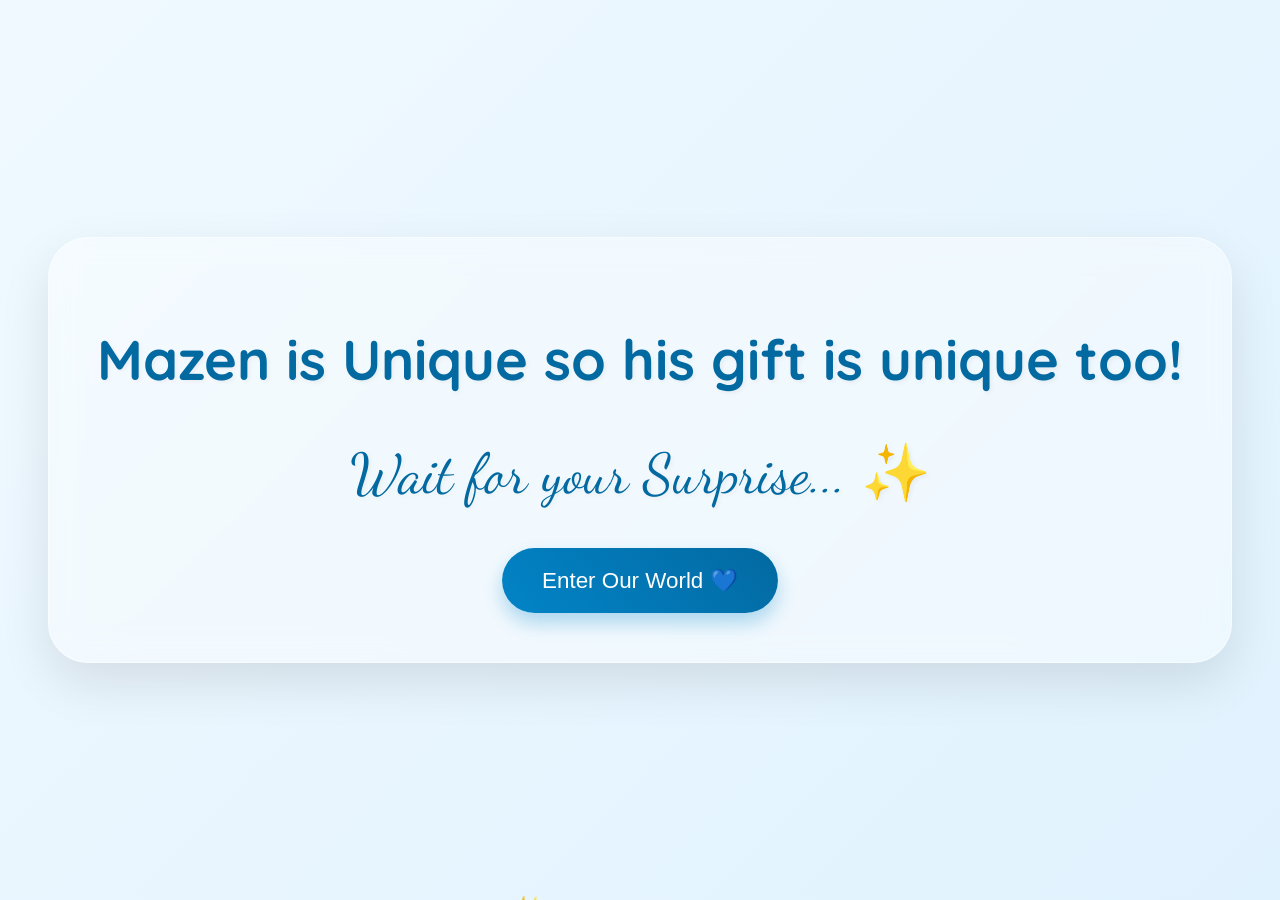
<file: index.html>
<!DOCTYPE html>
<html lang="en">
<head>
    <meta charset="UTF-8">
    <meta name="viewport" content="width=device-width, initial-scale=1.0">
    <title>Counting Down... ⏳</title>
    <script src="https://cdnjs.cloudflare.com/ajax/libs/gsap/3.12.2/gsap.min.js"></script>
    <link rel="stylesheet" href="countdown.css">
</head>
<body>
    <div class="container">
        <h1 id="title"><b>Mazen</b> is Unique so his gift is unique too!</h1>
        <h2 id="title">Wait for your Surprise... ✨</h2>
        <div id="countdown" class="countdown-timer">
            <div class="time-block">
                <span id="days">00</span>
                <p>Days</p>
            </div>
            <div class="time-block">
                <span id="hours">00</span>
                <p>Hours</p>
            </div>
            <div class="time-block">
                <span id="minutes">00</span>
                <p>Minutes</p>
            </div>
            <div class="time-block">
                <span id="seconds">00</span>
                <p>Seconds</p>
            </div>
        </div>
        <button id="enter-btn" class="cta-button" style="display: none;">Enter Our World 💙</button>
    </div>

    <script src="countdown.js"></script>
</body>
</html>
</file>
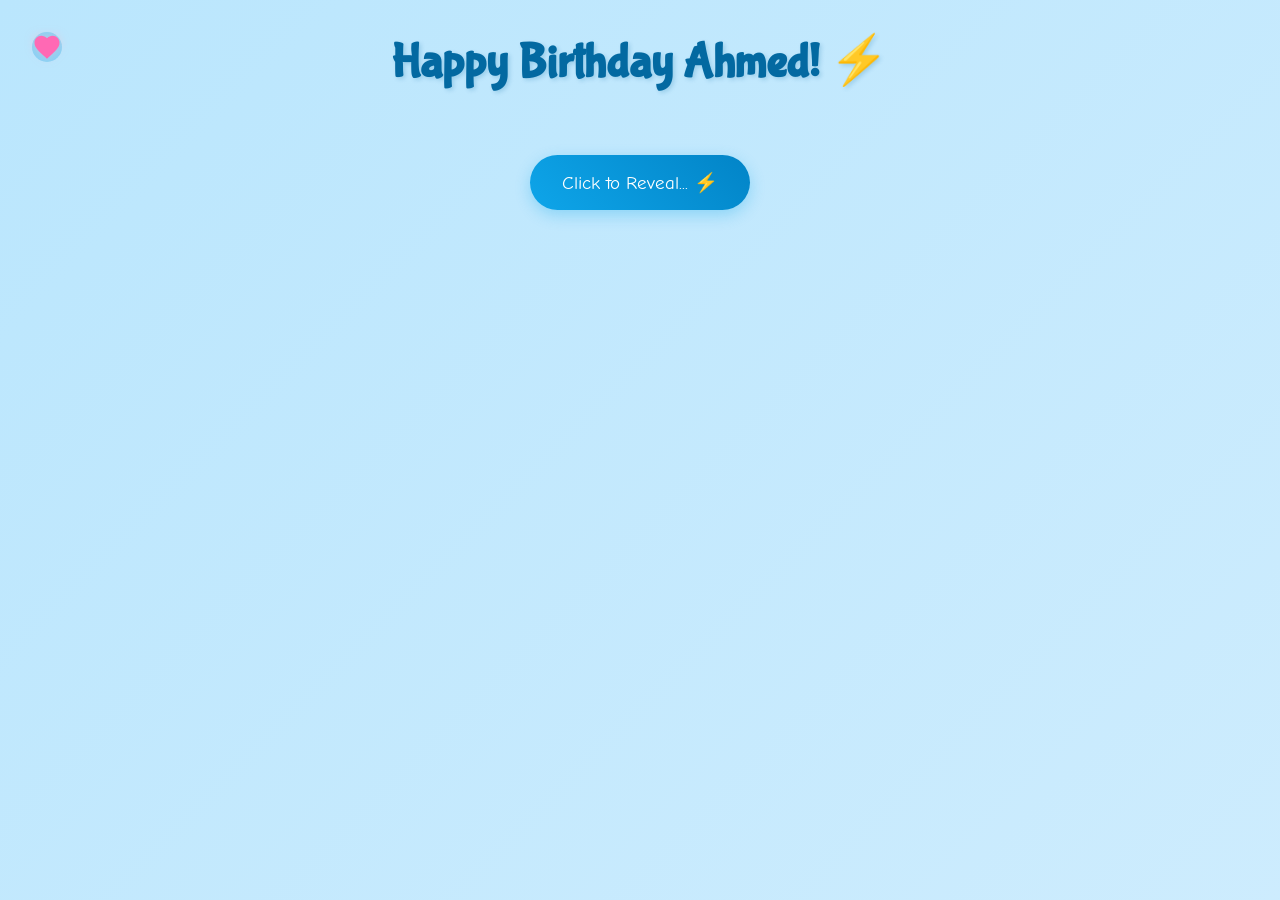
<file: cause.html>
<!DOCTYPE html>
<html lang="en">
<head>
    <meta charset="UTF-8">
    <meta name="viewport" content="width=device-width, initial-scale=1.0">
    <title>Why You're My Best Friend! 💖</title>
    <title>Why Ahmed is a Legend! 🚀</title>
    <script src="https://cdnjs.cloudflare.com/ajax/libs/gsap/3.12.2/gsap.min.js"></script>
    <link rel="stylesheet" href="./cause.css">
    <style>
       
    </style>
</head>
<body>
    <div class="custom-cursor">
        <svg viewBox="0 0 24 24">
            <path fill="#ff69b4" d="M12 21.35l-1.45-1.32C5.4 15.36 2 12.28 2 8.5 2 5.42 4.42 3 7.5 3c1.74 0 3.41.81 4.5 2.09C13.09 3.81 14.76 3 16.5 3 19.58 3 22 5.42 22 8.5c0 3.78-3.4 6.86-8.55 11.54L12 21.35z"/>
        </svg>
    </div>

    <div class="container">
        <h1>Happy Birthday Ahmed! ⚡</h1>
        
        <div id="reasons-container"></div>
        
        <button class="shuffle-button">Click to Reveal... ⚡</button>
        <div class="reason-counter"></div>

        <div class="ending-section">
            <div class="teddy-hug">
                <img src="./gif2.gif" alt="Teddy Hug">
            </div>
            <div class="ending-text">You're a Legend! ⚡</div>
        </div>
    </div>

    <script src="cause.js">
       
    </script>
</body>
</html>
</file>
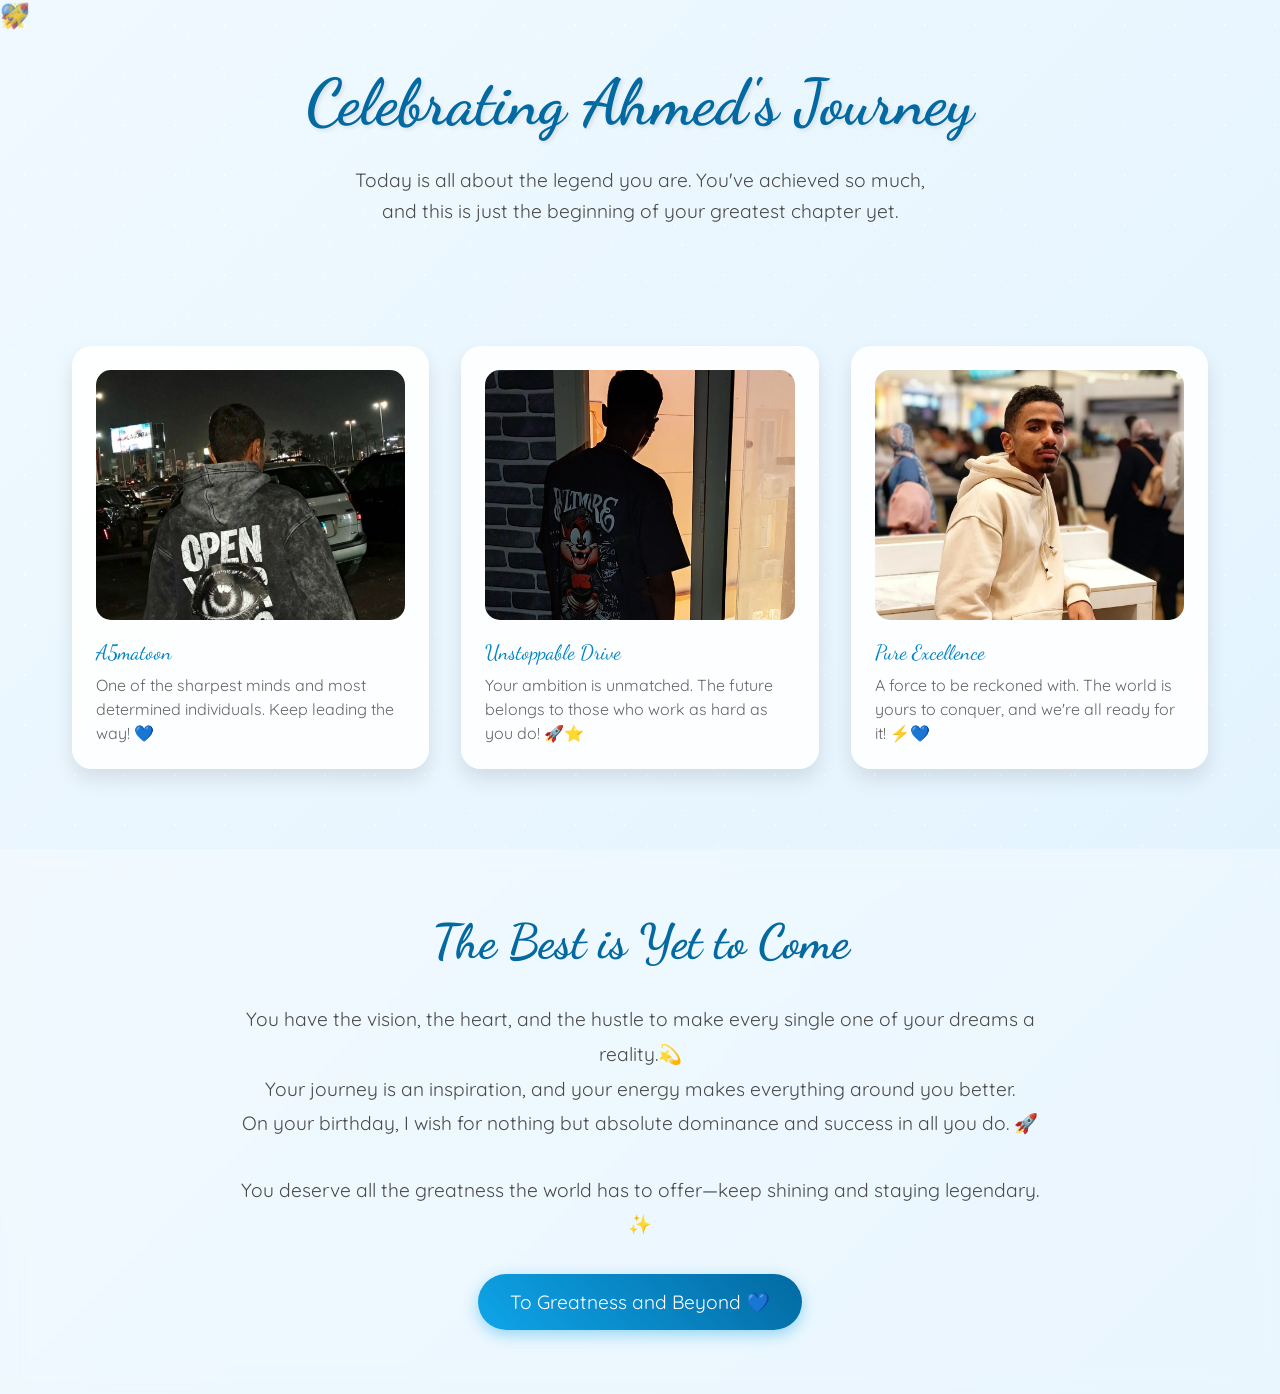
<file: last.html>
<!DOCTYPE html>
<html lang="en">

<head>
    <meta charset="UTF-8">
    <meta name="viewport" content="width=device-width, initial-scale=1.0">
    <title>The Legend of Ahmed ✨</title>
    <style>
        @import url('https://fonts.googleapis.com/css2?family=Dancing+Script:wght@700&family=Quicksand:wght@300;400;500;600&display=swap');

        * {
            margin: 0;
            padding: 0;
            box-sizing: border-box;
        }

        body {
            min-height: 100vh;
            background: linear-gradient(135deg,
                    #f0f9ff 0%,
                    #e0f2fe 25%,
                    #bae6fd 50%,
                    #e0f2fe 75%,
                    #f0f9ff 100%);
            background-size: 400% 400%;
            animation: gradientFlow 15s ease infinite;
            font-family: 'Quicksand', sans-serif;
            overflow-x: hidden;
            color: #4a4a4a;
        }

        @keyframes gradientFlow {
            0% {
                background-position: 0% 50%;
            }

            50% {
                background-position: 100% 50%;
            }

            100% {
                background-position: 0% 50%;
            }
        }

        /* Enhanced Sparkle Effect */
        .magic-sparkles {
            position: fixed;
            top: 0;
            left: 0;
            width: 100%;
            height: 100%;
            pointer-events: none;
            z-index: 1;
        }

        .sparkle {
            position: absolute;
            width: 6px;
            height: 6px;
            border-radius: 50%;
            background-color: white;
            animation: twinkle var(--duration, 4s) ease-in-out infinite;
            opacity: 0;
        }

        @keyframes twinkle {

            0%,
            100% {
                opacity: 0;
                transform: scale(0.5);
            }

            50% {
                opacity: 0.8;
                transform: scale(1);
            }
        }

        /* Generate 50 sparkles with different positions and animations */
        .magic-sparkles::before,
        .magic-sparkles::after {
            content: '';
            position: absolute;
            width: 100%;
            height: 100%;
            background-image: radial-gradient(circle, white 1px, transparent 1px);
            background-size: 50px 50px;
            animation: sparkleLayer 8s linear infinite;
            opacity: 0.5;
        }

        .magic-sparkles::after {
            animation-delay: -4s;
            transform: rotate(45deg);
        }

        @keyframes sparkleLayer {
            0% {
                transform: translateY(0);
            }

            100% {
                transform: translateY(-50px);
            }
        }

        /* Floating Hearts */
        .floating-hearts {
            position: fixed;
            width: 100%;
            height: 100%;
            pointer-events: none;
            z-index: 2;
        }

        .heart {
            position: absolute;
            font-size: 1.5rem;
            color: rgba(14, 165, 233, 0.6);
            animation: floatHeart var(--float-duration, 6s) ease-in-out infinite;
            animation-delay: var(--delay, 0s);
        }

        @keyframes floatHeart {
            0% {
                transform: translate(0, 100vh) rotate(0deg);
            }

            100% {
                transform: translate(var(--translate-x, 0), -100vh) rotate(360deg);
            }
        }

        /* Welcome Section */
        .welcome {
            text-align: center;
            padding: 4rem 2rem;
            position: relative;
            z-index: 3;
        }

        .welcome h1 {
            font-family: 'Dancing Script', cursive;
            font-size: 4rem;
            color: #0369a1;
            text-shadow: 2px 2px 4px rgba(0, 0, 0, 0.1);
            animation: fadeInScale 2s ease;
        }

        .welcome p {
            font-size: 1.2rem;
            max-width: 600px;
            margin: 1.5rem auto;
            line-height: 1.6;
            animation: fadeIn 2s ease 0.5s both;
        }

        /* Enhanced Memory Cards */
        .memory-container {
            max-width: 1200px;
            margin: 0 auto;
            padding: 2rem;
            display: grid;
            grid-template-columns: repeat(auto-fit, minmax(300px, 1fr));
            gap: 2rem;
            z-index: 3;
            position: relative;
        }

        .memory-card {
            background: rgba(255, 255, 255, 0.9);
            border-radius: 20px;
            padding: 1.5rem;
            box-shadow: 0 10px 20px rgba(0, 0, 0, 0.1);
            transition: all 0.5s cubic-bezier(0.4, 0, 0.2, 1);
            position: relative;
            overflow: hidden;
        }

        .memory-card:hover {
            transform: translateY(-10px) scale(1.02);
            box-shadow: 0 15px 30px rgba(0, 0, 0, 0.15);
        }

        .memory-card::before {
            content: '';
            position: absolute;
            top: 0;
            left: 0;
            width: 100%;
            height: 100%;
            background: linear-gradient(45deg, transparent, rgba(255, 255, 255, 0.4), transparent);
            transform: translateX(-100%);
            transition: 0.5s;
        }

        .memory-card:hover::before {
            transform: translateX(100%);
        }

        .memory-img {
            width: 100%;
            height: 250px;
            object-fit: cover;
            border-radius: 15px;
            margin-bottom: 1rem;
            transition: transform 0.5s ease;
        }

        .memory-card:hover .memory-img {
            transform: scale(1.05);
        }

        .memory-date {
            font-family: 'Dancing Script', cursive;
            color: #0284c7;
            font-size: 1.3rem;
            margin-bottom: 0.5rem;
        }

        .memory-caption {
            font-size: 1rem;
            line-height: 1.5;
            color: #666;
        }

        /* Final Message Section */
        .final-message {
            text-align: center;
            padding: 4rem 2rem;
            background: rgba(255, 255, 255, 0.3);
            backdrop-filter: blur(10px);
            margin-top: 3rem;
            position: relative;
            z-index: 3;
        }

        .final-message h2 {
            font-family: 'Dancing Script', cursive;
            font-size: 3rem;
            color: #0369a1;
            margin-bottom: 2rem;
            animation: heartbeat 2s infinite;
        }

        @keyframes heartbeat {

            0%,
            100% {
                transform: scale(1);
            }

            50% {
                transform: scale(1.1);
            }
        }

        .final-message p {
            font-size: 1.2rem;
            max-width: 800px;
            margin: 0 auto 2rem;
            line-height: 1.8;
        }

        .goodbye-btn {
            display: inline-block;
            padding: 1rem 2rem;
            font-size: 1.2rem;
            background: linear-gradient(45deg, #0ea5e9, #0369a1);
            color: white;
            border: none;
            border-radius: 50px;
            cursor: pointer;
            text-decoration: none;
            transition: all 0.3s ease;
            box-shadow: 0 5px 15px rgba(14, 165, 233, 0.4);
            animation: float 3s infinite ease-in-out;
        }

        .goodbye-btn:hover {
            transform: translateY(-5px);
            box-shadow: 0 8px 20px rgba(255, 105, 180, 0.6);
        }

        @keyframes float {

            0%,
            100% {
                transform: translateY(0);
            }

            50% {
                transform: translateY(-10px);
            }
        }

        /* Animations */
        @keyframes fadeInScale {
            0% {
                opacity: 0;
                transform: scale(0.8);
            }

            100% {
                opacity: 1;
                transform: scale(1);
            }
        }

        @keyframes fadeIn {
            0% {
                opacity: 0;
            }

            100% {
                opacity: 1;
            }
        }

        /* Generate Hearts */
        .js-generate-hearts {
            position: fixed;
            width: 100%;
            height: 100%;
            pointer-events: none;
            z-index: 2;
        }

        /* Custom Scrollbar */
        ::-webkit-scrollbar {
            width: 12px;
        }

        ::-webkit-scrollbar-track {
            background: rgba(255, 255, 255, 0.4);
        }

        ::-webkit-scrollbar-thumb {
            background: linear-gradient(45deg, #0ea5e9, #0369a1);
            border-radius: 6px;
        }

        /* Responsive Design */
        @media (max-width: 768px) {
            .welcome h1 {
                font-size: 2.5rem;
            }

            .welcome p {
                font-size: 1.1rem;
                padding: 0 1rem;
            }

            .memory-container {
                grid-template-columns: 1fr;
                padding: 1rem;
                gap: 1.5rem;
            }

            .final-message h2 {
                font-size: 2.2rem;
            }

            .final-message p {
                font-size: 1.1rem;
                padding: 0 15px;
            }

            .memory-img {
                height: 200px;
            }
        }
    </style>
</head>

<body>
    <div class="magic-sparkles"></div>
    <div class="floating-hearts">
        <!-- Hearts will be generated via CSS -->
        <div class="heart" style="--float-duration: 6s; --delay: 0s; --translate-x: 20px;">⭐</div>
        <div class="heart" style="--float-duration: 8s; --delay: 1s; --translate-x: -30px;">💙</div>
        <div class="heart" style="--float-duration: 7s; --delay: 2s; --translate-x: 40px;">🚀</div>
        <div class="heart" style="--float-duration: 9s; --delay: 3s; --translate-x: -20px;">✨</div>
        <div class="heart" style="--float-duration: 5s; --delay: 4s; --translate-x: 30px;">⚡</div>
    </div>

    <section class="welcome">
        <h1>Celebrating Ahmed's Journey</h1>
        <p>Today is all about the legend you are. You've achieved so much, and this is just the beginning of your greatest chapter yet.</p>
    </section>

    <div class="memory-container">
        <div class="memory-card">
            <img src="./d1.jpeg" alt="First Date" class="memory-img">
            <div class="memory-date">A5matoon</div>
            <div class="memory-caption">One of the sharpest minds and most determined individuals. Keep leading the way! 💙</div>
        </div>
        <div class="memory-card">
            <img src="./d2.jpeg" alt="Beach Day" class="memory-img">
            <div class="memory-date">Unstoppable Drive</div>
            <div class="memory-caption">Your ambition is unmatched. The future belongs to those who work as hard as you do! 🚀⭐</div>
        </div>
        <div class="memory-card">
            <img src="./d3.jpeg" alt="Movie Night" class="memory-img">
            <div class="memory-date">Pure Excellence</div>
            <div class="memory-caption">A force to be reckoned with. The world is yours to conquer, and we're all ready for it! ⚡💙</div>
        </div>
    </div>

    <section class="final-message">
        <h2>The Best is Yet to Come</h2>
        <p>You have the vision, the heart, and the hustle to make every single one of your dreams a reality.💫<br>
            Your journey is an inspiration, and your energy makes everything around you better.<br>
            On your birthday, I wish for nothing but absolute dominance and success in all you do. 🚀</p>
        <p>You deserve all the greatness the world has to offer—keep shining and staying legendary. ✨</p>
        <a href="index.html" class="goodbye-btn">To Greatness and Beyond 💙</a>
    </section>
</body>

</html>
</file>
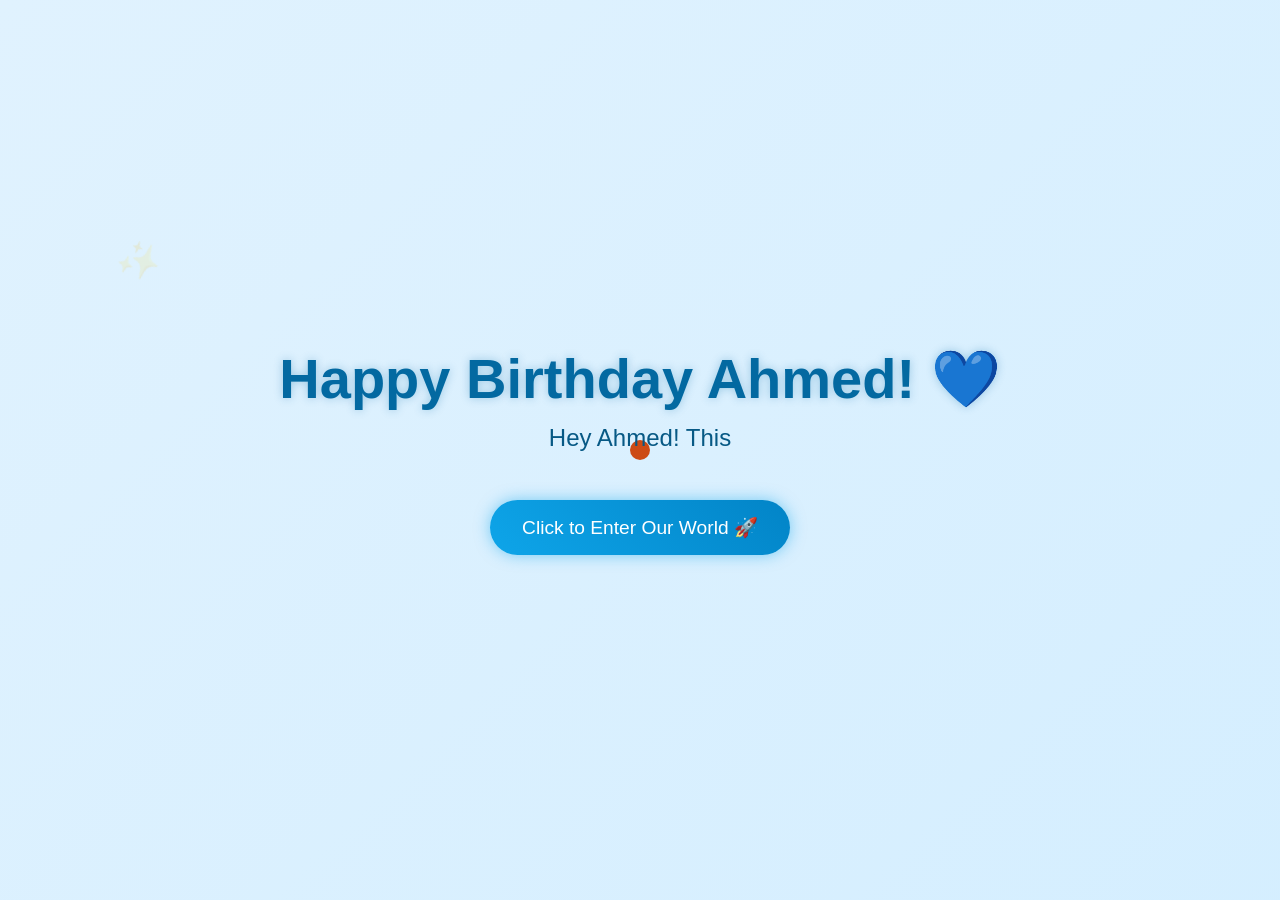
<file: second.html>
<!DOCTYPE html>
<html lang="en">
<head>
    <meta charset="UTF-8">
    <meta name="viewport" content="width=device-width, initial-scale=1.0">
    <title>Happy Birthday</title>
    <script src="https://cdnjs.cloudflare.com/ajax/libs/gsap/3.12.2/gsap.min.js"></script>
    <link rel="stylesheet" href="style.css">
    
</head>
<body>
    <div class="cursor"></div>
    <div class="container">
        <h1>Happy Birthday Ahmed! 💙</h1>
        <div class="greeting"></div>
        <button class="cta-button">Click to Enter Our World 🚀</button>
    </div>

    <script src="script.js">
        
    </script>
</body>
</html>
</file>
<file: countdown.css>
@import url('https://fonts.googleapis.com/css2?family=Dancing+Script:wght@700&family=Quicksand:wght@300;400;500;600&display=swap');

body {
    margin: 0;
    min-height: 100vh;
    display: flex;
    justify-content: center;
    align-items: center;
    background: linear-gradient(135deg, #f0f9ff 0%, #e0f2fe 100%);
    font-family: 'Quicksand', sans-serif;
    color: #4a4a4a;
    overflow: hidden;
}

.container {
    text-align: center;
    padding: 3rem;
    background: rgba(255, 255, 255, 0.4);
    backdrop-filter: blur(15px);
    border-radius: 40px;
    box-shadow: 0 20px 50px rgba(0,0,0,0.1);
    z-index: 10;
    border: 1px solid rgba(255, 255, 255, 0.5);
}

h1 {
    font-family: 'Quicksand', sans-serif;
    font-weight: 700;
    font-size: 3.5rem;
    color: #0369a1;
    margin-bottom: 2.5rem;
    text-shadow: 2px 2px 4px rgba(0,0,0,0.05);
}
h2 {
    font-family: 'Dancing Script', cursive;
    font-weight: 400;
    font-size: 3.5rem;
    color: #0369a1;
    margin-bottom: 2.5rem;
    text-shadow: 2px 2px 4px rgba(0,0,0,0.05);
}

.countdown-timer {
    display: flex;
    gap: 1.5rem;
    justify-content: center;
    margin-bottom: 2.5rem;
}

.time-block {
    background: white;
    padding: 1.5rem;
    border-radius: 20px;
    min-width: 100px;
    box-shadow: 0 8px 20px rgba(0,0,0,0.05);
    transition: transform 0.3s ease;
}

.time-block:hover {
    transform: translateY(-5px);
}

.time-block span {
    display: block;
    font-size: 2.5rem;
    font-weight: bold;
    color: #0ea5e9;
}

.time-block p {
    margin: 0.5rem 0 0;
    font-size: 0.9rem;
    text-transform: uppercase;
    color: #888;
    letter-spacing: 1px;
}

.cta-button {
    padding: 1.2rem 2.5rem;
    font-size: 1.4rem;
    background: linear-gradient(45deg, #0284c7, #0369a1);
    color: white;
    border: none;
    border-radius: 50px;
    cursor: pointer;
    box-shadow: 0 10px 20px rgba(2, 132, 199, 0.3);
}

@media (max-width: 600px) {
    .container {
        padding: 1.5rem;
        width: 90%;
        border-radius: 20px;
    }
    h1 {
        font-size: 2rem;
        margin-bottom: 1.5rem;
    }
    .countdown-timer {
        gap: 0.8rem;
        flex-wrap: wrap;
    }
    .time-block {
        padding: 0.8rem;
        min-width: 70px;
        flex: 1 1 70px;
    }
    .time-block span {
        font-size: 1.5rem;
    }
}
</file>
<file: cause.css>
@import url('https://fonts.googleapis.com/css2?family=Bubblegum+Sans&family=Comic+Neue:wght@700&family=Quicksand:wght@500&display=swap');

* {
    margin: 0;
    padding: 0;
    box-sizing: border-box;
    cursor: none;
}

body {
    min-height: 100vh;
    background: linear-gradient(-45deg, #f0f9ff, #e0f2fe, #bae6fd);
    background-size: 400% 400%;
    animation: gradientBG 15s ease infinite;
    font-family: 'Quicksand', sans-serif;
    overflow-x: hidden;
    padding: 2rem;
}

.custom-cursor {
    width: 30px;
    height: 30px;
    position: fixed;
    pointer-events: none;
    z-index: 9999;
    background: rgba(14, 165, 233, 0.3);
    border-radius: 50%;
    transition: transform 0.1s;
}

.custom-cursor svg {
    width: 100%;
    height: 100%;
    filter: drop-shadow(0 0 5px rgba(255, 182, 193, 0.5));
}

.container {
    max-width: 1200px;
    margin: 0 auto;
    text-align: center;
    position: relative;
    z-index: 1;
}

h1 {
    font-family: 'Bubblegum Sans', cursive;
    font-size: 3rem;
    color: #0369a1;
    text-shadow: 2px 2px 4px rgba(3, 105, 161, 0.2);
    margin-bottom: 2rem;
    animation: bounce 1s ease infinite;
}

.reason-card {
    background: rgba(255, 255, 255, 0.9);
    border-radius: 20px;
    padding: 2rem;
    margin: 1.5rem;
    box-shadow: 0 5px 15px rgba(0, 0, 0, 0.1);
    transition: transform 0.3s, box-shadow 0.3s;
    cursor: pointer;
    position: relative;
    overflow: hidden;
}

.reason-card:hover {
    transform: translateY(-5px);
    box-shadow: 0 8px 25px rgba(14, 165, 233, 0.2);
}

.reason-text {
    font-size: 1.2rem;
    margin-bottom: 1rem;
    position: relative;
    z-index: 2;
}

.gif-overlay {
    position: absolute;
    top: 0;
    left: 0;
    width: 100%;
    height: 100%;
    background: rgba(255, 255, 255, 0.95);
    display: flex;
    align-items: center;
    justify-content: center;
    opacity: 0;
    transition: opacity 0.3s;
    z-index: 1;
}

.reason-card:hover .gif-overlay {
    opacity: 1;
}

.shuffle-button {
    background: linear-gradient(45deg, #0ea5e9, #0284c7);
    border: none;
    border-radius: 50px;
    padding: 1rem 2rem;
    font-size: 1.2rem;
    color: white;
    margin: 2rem 0;
    cursor: pointer;
    transition: transform 0.3s;
    font-family: 'Comic Neue', cursive;
    box-shadow: 0 5px 15px rgba(14, 165, 233, 0.3);
}

.shuffle-button:hover {
    transform: scale(1.1);
}

.floating {
    position: fixed;
    pointer-events: none;
    animation: float 3s ease-in-out infinite;
}

.ending-section {
    margin-top: 4rem;
    padding: 2rem;
    text-align: center;
}

.ending-text {
    font-family: 'Bubblegum Sans', cursive;
    font-size: 2rem;
    color: #0369a1;
    margin-bottom: 2rem;
    opacity: 0;
    transform: translateY(20px);
}

.teddy-hug {
    width: 200px;
    margin: 0 auto;
    transform: scale(0);
}

@keyframes gradientBG {
    0% { background-position: 0% 50%; }
    50% { background-position: 100% 50%; }
    100% { background-position: 0% 50%; }
}

@keyframes float {
    0%, 100% { transform: translateY(0); }
    50% { transform: translateY(-20px); }
}

@keyframes bounce {
    0%, 100% { transform: translateY(0); }
    50% { transform: translateY(-10px); }
}

@media (max-width: 768px) {
    * { cursor: auto !important; }
    h1 { font-size: 2.2rem; }
    .reason-card { margin: 1rem 0; padding: 1.5rem; }
    .reason-text { font-size: 1.1rem; }
    .custom-cursor { display: none; }
    .container { padding: 10px; }
}
.shuffle-button {
    background: linear-gradient(45deg, #0ea5e9, #0284c7);
    border: none;
    border-radius: 50px;
    padding: 1rem 2rem;
    font-size: 1.2rem;
    color: white;
    margin: 2rem 0;
    cursor: pointer;
    transition: all 0.3s;
    font-family: 'Comic Neue', cursive;
    box-shadow: 0 5px 15px rgba(14, 165, 233, 0.3);
}

.shuffle-button.story-mode {
    background: linear-gradient(45deg, #0284c7, #2563eb);
    transform: scale(1.1);
}

.shuffle-button:hover {
    transform: scale(1.1);
}

.shuffle-button.story-mode:hover {
    transform: scale(1.2);
}

.reason-counter {
    font-size: 0.9rem;
    color: #0369a1;
    margin-top: 1rem;
    opacity: 0.7;
}
</file>
<file: style.css>
* {
    margin: 0;
    padding: 0;
    box-sizing: border-box;
    cursor: none;
}

body {
    min-height: 100vh;
    display: flex;
    flex-direction: column;
    align-items: center;
    justify-content: center;
    background: linear-gradient(-45deg, #f0f9ff, #e0f2fe, #d1edff, #e0f2fe);
    background-size: 400% 400%;
    animation: gradientBG 15s ease infinite;
    font-family: 'Arial Rounded MT Bold', Arial, sans-serif;
    overflow: hidden;
    position: relative;
}

.cursor {
    width: 20px;
    height: 20px;
    background: #0ea5e9;
    border-radius: 50%;
    position: fixed;
    pointer-events: none;
    mix-blend-mode: difference;
    transition: transform 0.2s;
}

.container {
    text-align: center;
    z-index: 1;
}

h1 {
    font-size: 3.5rem;
    color: #0369a1;
    text-shadow: 0 0 10px rgba(3, 105, 161, 0.3);
    margin-bottom: 2rem;
    opacity: 0;
}

.greeting {
    font-size: 1.5rem;
    color: #075985;
    margin-bottom: 3rem;
    min-height: 2em;
}

.cta-button {
    padding: 1rem 2rem;
    font-size: 1.2rem;
    background: linear-gradient(45deg, #0ea5e9, #0284c7);
    border: none;
    border-radius: 50px;
    color: white;
    cursor: pointer;
    box-shadow: 0 0 15px rgba(14, 165, 233, 0.5);
    transition: transform 0.3s, box-shadow 0.3s;
    opacity: 0;
}

.cta-button:hover {
    transform: scale(1.1);
    box-shadow: 0 0 25px rgba(14, 165, 233, 0.7);
}

.floating {
    position: absolute;
    pointer-events: none;
    opacity: 0;
}

@keyframes gradientBG {
    0% { background-position: 0% 50%; }
    50% { background-position: 100% 50%; }
    100% { background-position: 0% 50%; }
}

@media (max-width: 768px) {
    * { cursor: auto !important; }
    h1 { font-size: 2.2rem; padding: 0 15px; }
    .greeting { font-size: 1.1rem; padding: 0 20px; }
    .cta-button { font-size: 1rem; }
    .cursor { display: none; }
}
</file>
